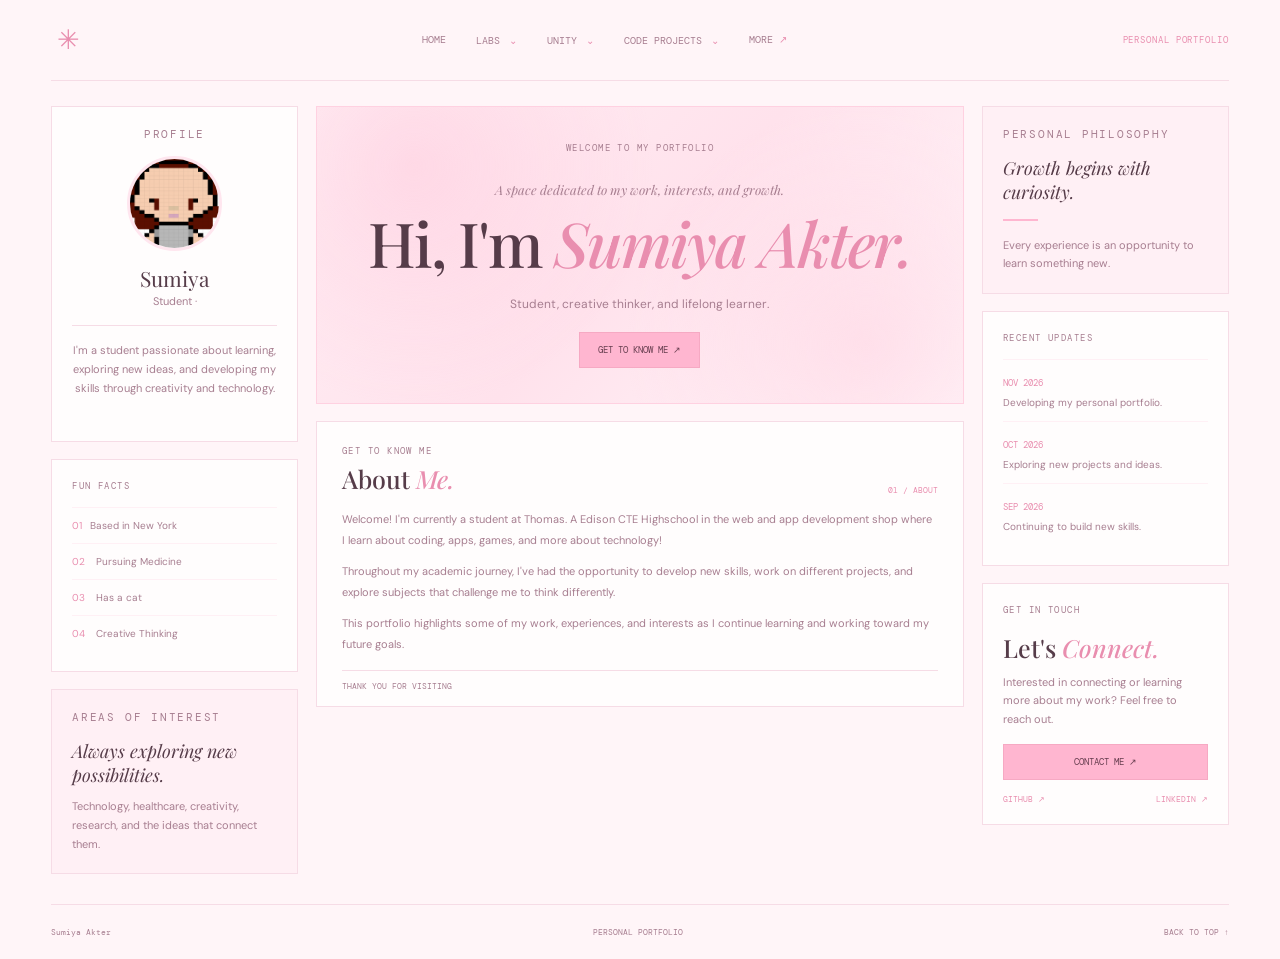
<file: index.html>
<!DOCTYPE html>
<html lang="en">
<head>
    <meta charset="UTF-8">
    <meta name="viewport" content="width=device-width, initial-scale=1.0">
    <title>Sumiya's Portfolio</title>

    <link rel="stylesheet" href="style.css">

    <link href="https://fonts.googleapis.com/css2?family=DM+Mono&family=DM+Sans:wght@400;500;600;700&family=Playfair+Display:ital,wght@0,500;0,600;1,500&display=swap" rel="stylesheet">
</head>

<body>

<div class="site-shell">

    <!-- NAVIGATION -->
    <header class="topbar">

        <a class="brand" href="#home" aria-label="Back to home">
            <span class="brand-mark">✳</span>
        </a>

        <nav>
            <a href="#home">Home</a>

            <div class="dropdown">
                <a href="#" class="dropdown-label">Labs <span>⌄</span></a>
                <div class="dropdown-menu">
                    <a href="https://py3.codeskulptor.org/#user310_Bgbmw089Jn_0.py">Arcade Function</a>
                    <a href="https://py3.codeskulptor.org/#user310_Rp7FBVdOWQ_0.py">4 digit code</a>
                    <a href="https://earsketch.gatech.edu/earsketch2/?sharing=kNH-lMLaY1UJphp5Pr6zvg">Holiday Code Remix</a>
                </div>
            </div>

            <div class="dropdown">
                <a href="#" class="dropdown-label">Unity <span>⌄</span></a>
                <div class="dropdown-menu">
                    <a href="https://play.unity.com/en/games/9848e26d-0932-4c74-83e9-ed0a55e8d6b3/2dshoterplatform">Reef to Rainforest</a>
                    <a href="https://play.unity.com/en/games/b761cd25-5480-45de-a292-22a964b6cc29/2d-space-blast-game">2D shooter</a>
                    <a href="https://play.unity.com/en/games/74423a10-7d7e-4ce5-9fa1-815f8295a85a/solnestia-g4c">Solnestia</a>
                </div>
            </div>

            <div class="dropdown">
                <a href="#" class="dropdown-label">Code Projects <span>⌄</span></a>
                <div class="dropdown-menu">
                    <a href="https://py3.codeskulptor.org/#user310_iE9aMfDqzc_0.py">Loop code</a>
                    <a href="https://py3.codeskulptor.org/#user310_iGwqYAPrb6_0.py">rectangle calculator</a>
                    <a href="https://py3.codeskulptor.org/#user310_SaIGv2kdPK_0.py">drawing code</a>
                </div>
            </div>

            <a href="more.html">More <span class="external-arrow">↗</span></a>
        </nav>

        <span class="top-note">PERSONAL PORTFOLIO</span>
    </header>


    <main class="layout" id="home">

        
        <aside class="sidebar">

            <section class="panel profile">
                <p class="eyebrow">PROFILE</p>

                <div class="profile-image">
                    <img src="pfpholder.png" alt="Profile photo">
                </div>

                <h2>Sumiya</h2>
                <p class="muted">Student ·</p>

                <div class="divider"></div>

                <p>
                    I'm a student passionate about learning,
                    exploring new ideas, and developing my skills
                    through creativity and technology.
                </p>

                <a class="text-link" href="#about"></a>
            </section>


            <section class="panel">
                <p class="eyebrow">FUN FACTS</p>

                <ul class="facts">
                    <li><span>01</span>Based in  New York</li>
                    <li><span>02</span> Pursuing Medicine</li>
                    <li><span>03</span> Has a cat</li>
                    <li><span>04</span> Creative Thinking</li>
                </ul>
            </section>


            <section class="panel pink-panel" id="interests">
                <p class="eyebrow">AREAS OF INTEREST</p>

                <h3>Always exploring new possibilities.</h3>

                <p>
                    Technology, healthcare, creativity,
                    research, and the ideas that connect them.
                </p>
            </section>

        </aside>


        <!-- CENTER CONTENT -->
        <div class="main-content">

            <!-- HERO -->
            <section class="hero">

                <p class="eyebrow">WELCOME TO MY PORTFOLIO</p>

                <p class="hero-subtitle">
                    A space dedicated to my work, interests, and growth.
                </p>

                <h1>Hi, I'm <em>Sumiya Akter.</em></h1>

                <p class="hero-description">
                    Student, creative thinker, and lifelong learner.
                </p>

                <a href="#about" class="primary-button">
                    GET TO KNOW ME ↗
                </a>

                <span class="hero-bottom">
                    
                </span>

            </section>


            <!-- ABOUT -->
            <section class="panel about-section" id="about">

                <div class="section-heading">
                    <div>
                        <p class="eyebrow">GET TO KNOW ME</p>
                        <h2>About <em>Me.</em></h2>
                    </div>

                    <span class="number">01 / ABOUT</span>
                </div>

                <p>
                    Welcome! I'm currently a student at Thomas. A Edison CTE Highschool in the web and app development shop where I learn about coding, apps, games, and more about technology!
                </p>

                <p>
                    Throughout my academic journey, I've had the
                    opportunity to develop new skills, work on
                    different projects, and explore subjects that
                    challenge me to think differently.
                </p>

                <p>
                    This portfolio highlights some of my work,
                    experiences, and interests as I continue
                    learning and working toward my future goals.
                </p>

                <div class="signature">
                    <span>THANK YOU FOR VISITING</span>
                    <strong></strong>
                </div>

            </section>

        </div>


        <!-- RIGHT SIDEBAR -->
        <aside class="sidebar">

            <section class="panel pink-panel note-panel">

                <p class="eyebrow">PERSONAL PHILOSOPHY</p>

                <h3>Growth begins with curiosity.</h3>

                <div class="note-divider"></div>

                <p>
                    Every experience is an opportunity
                    to learn something new.
                </p>

            </section>


            <section class="panel">

                <p class="eyebrow">RECENT UPDATES</p>

                <div class="update">
                    <span>NOV 2026</span>
                    <p>Developing my personal portfolio.</p>
                </div>

                <div class="update">
                    <span>OCT 2026</span>
                    <p>Exploring new projects and ideas.</p>
                </div>

                <div class="update">
                    <span>SEP 2026</span>
                    <p>Continuing to build new skills.</p>
                </div>

            </section>


            <section class="panel contact-panel" id="contact">

                <p class="eyebrow">GET IN TOUCH</p>

                <h2>Let's <em>Connect.</em></h2>

                <p>
                    Interested in connecting or learning
                    more about my work? Feel free to reach out.
                </p>

                <a href="mailto:you@example.com" class="contact-button">
                    CONTACT ME ↗
                </a>

                <div class="social-links">
                    <a href="#">GITHUB ↗</a>
                    <a href="#">LINKEDIN ↗</a>
                </div>

            </section>

        </aside>

    </main>


    <!-- FOOTER -->
    <footer>
        <span>Sumiya Akter</span>
        <span>PERSONAL PORTFOLIO</span>
        <a href="#home">BACK TO TOP ↑</a>
    </footer>

</div>

</body>
</html>
</file>
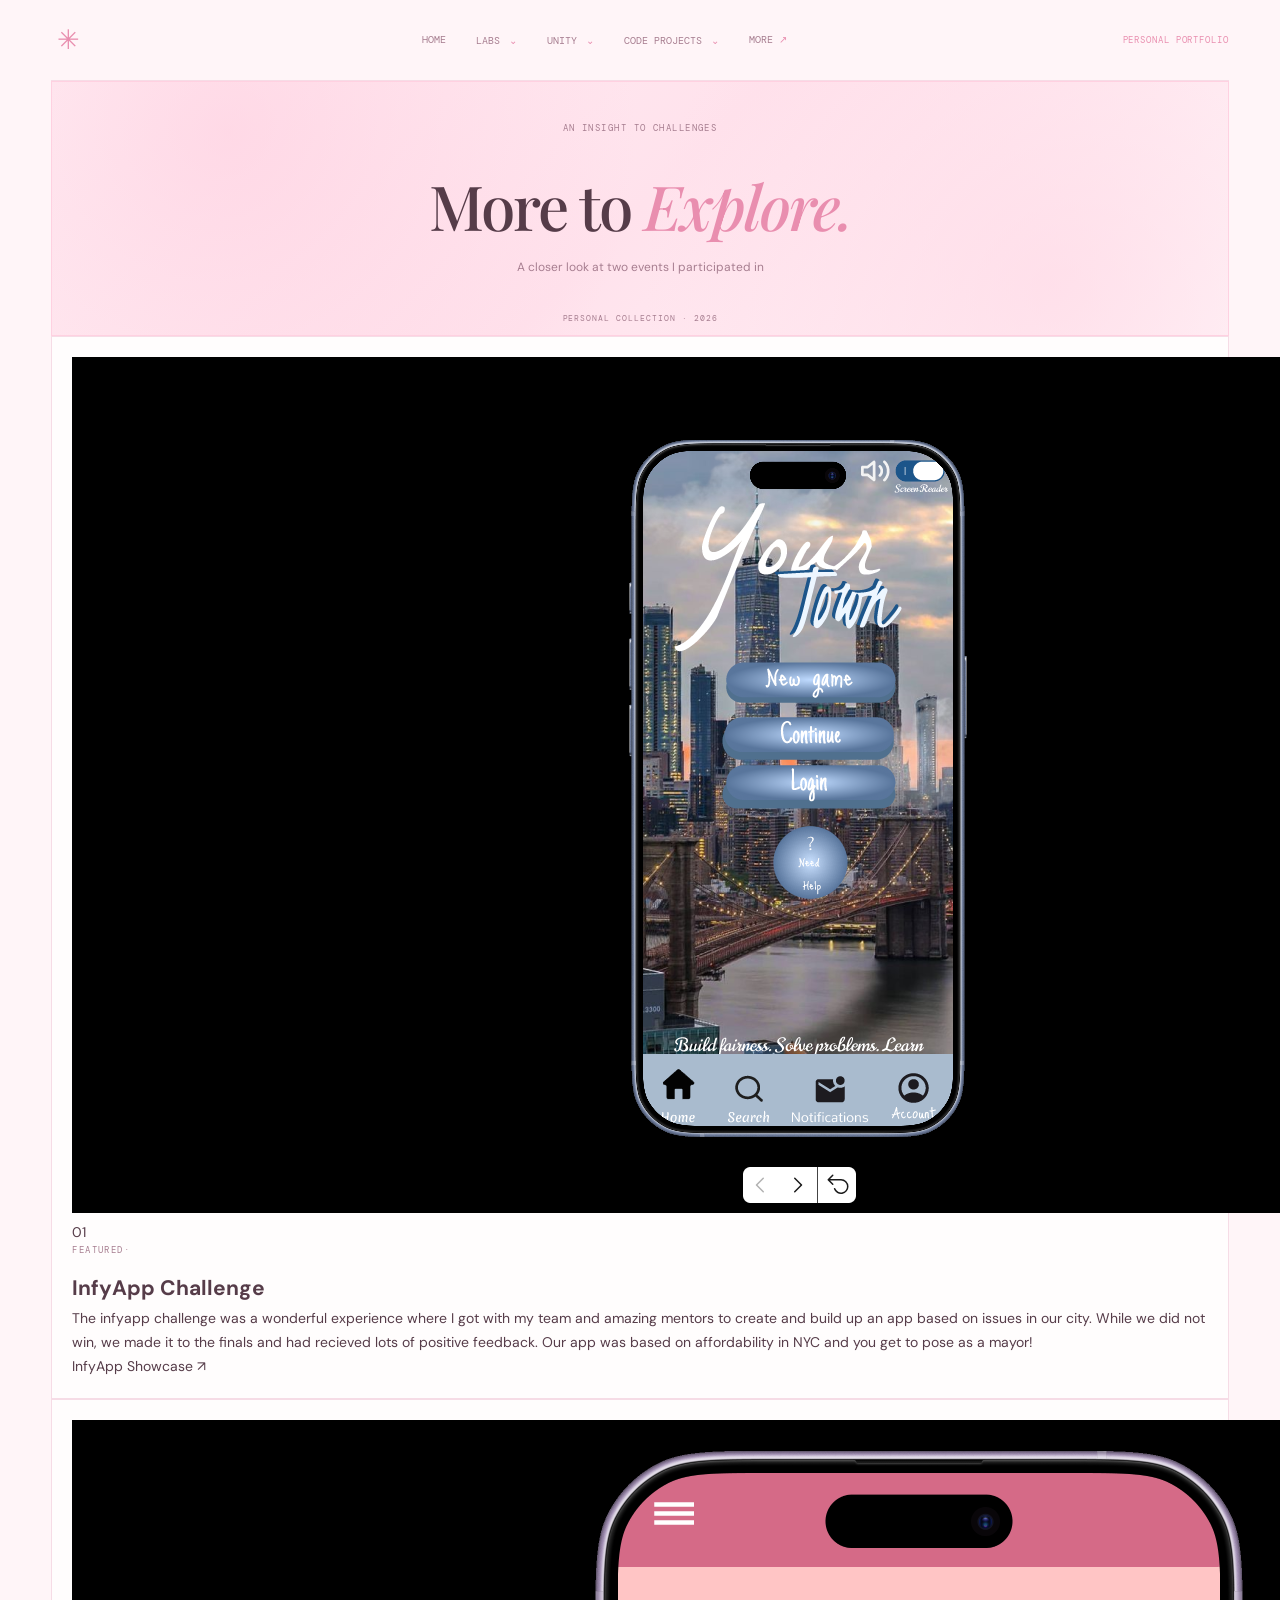
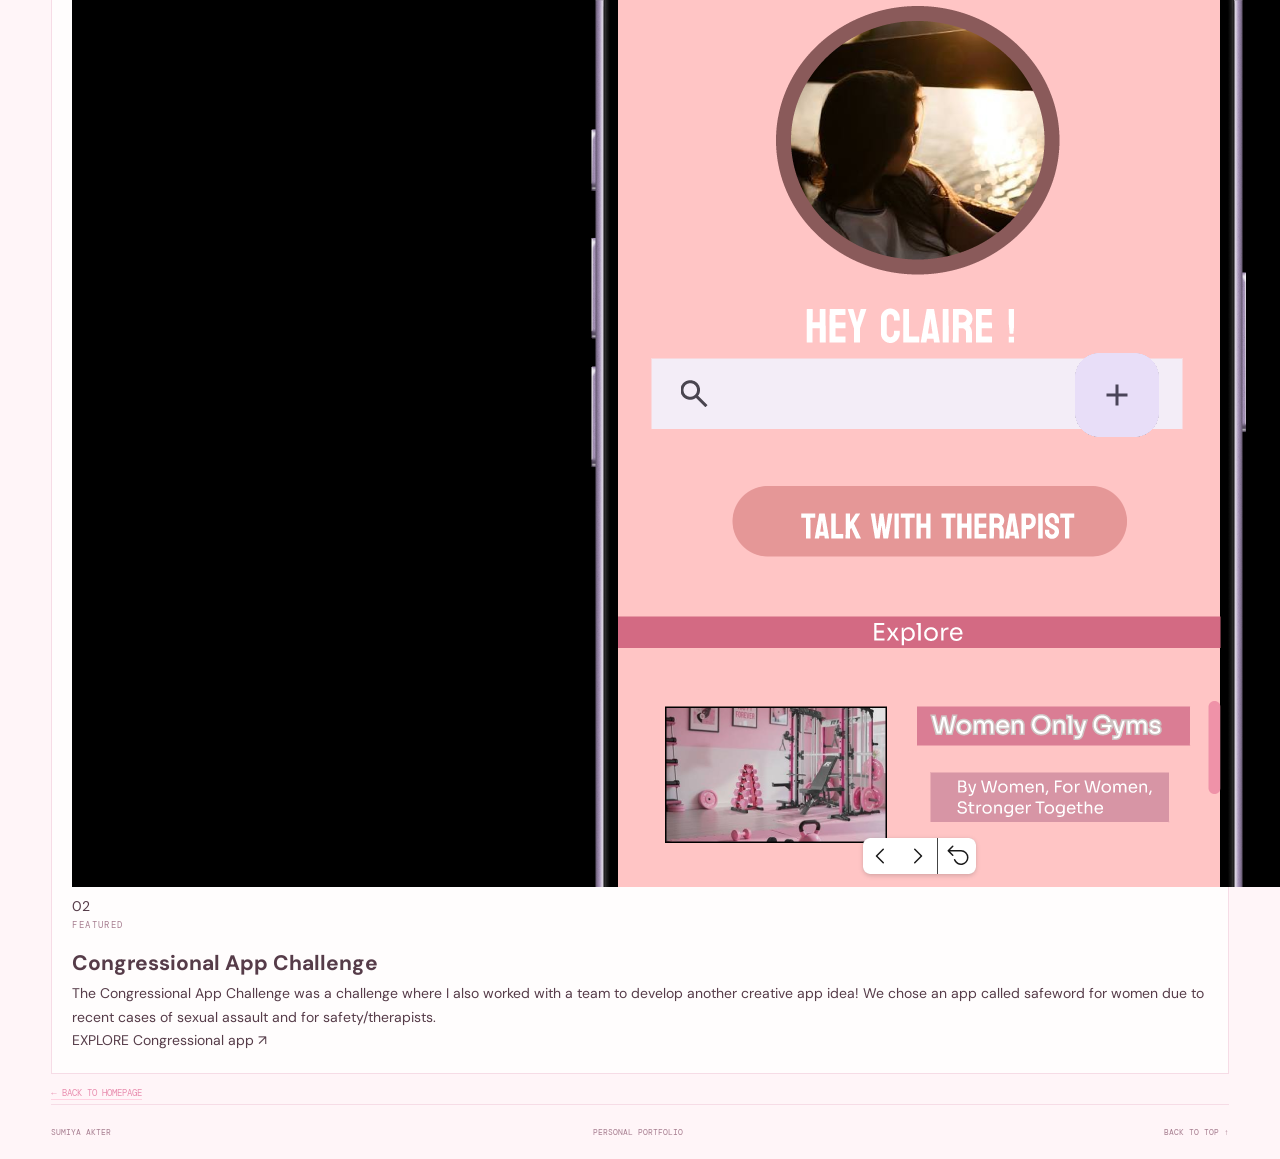
<file: more.html>
<!DOCTYPE html>
<html lang="en">
<head>
    <meta charset="UTF-8">
    <meta name="viewport" content="width=device-width, initial-scale=1.0">

    <title>More | Sumiya Akter</title>

    <link rel="stylesheet" href="style.css">

    <link href="https://fonts.googleapis.com/css2?family=DM+Mono&family=DM+Sans:wght@400;500;600;700&family=Playfair+Display:ital,wght@0,500;0,600;1,500&display=swap" rel="stylesheet">
</head>

<body>

<div class="site-shell">

    
    <header class="topbar">

        <a class="brand" href="index.html" aria-label="Back to home">
            <span class="brand-mark">✳</span>
        </a>

        <nav>
            <a href="index.html">Home</a>

            <div class="dropdown">
                <a href="#" class="dropdown-label">Labs <span>⌄</span></a>
                <div class="dropdown-menu">
                    <a href="https://py3.codeskulptor.org/#user310_Bgbmw089Jn_0.py">Arcade Function</a>
                    <a href="https://py3.codeskulptor.org/#user310_Rp7FBVdOWQ_0.py">4 digit code</a>
                    <a href="https://earsketch.gatech.edu/earsketch2/?sharing=kNH-lMLaY1UJphp5Pr6zvg">Holiday Code Remix</a>
                </div>
            </div>

            <div class="dropdown">
                <a href="#" class="dropdown-label">Unity <span>⌄</span></a>
                <div class="dropdown-menu">
                    <a href="https://play.unity.com/en/games/9848e26d-0932-4c74-83e9-ed0a55e8d6b3/2dshoterplatform">Reef to Rainforest</a>
                    <a href="https://play.unity.com/en/games/b761cd25-5480-45de-a292-22a964b6cc29/2d-space-blast-game">2D shooter</a>
                    <a href="https://play.unity.com/en/games/74423a10-7d7e-4ce5-9fa1-815f8295a85a/solnestia-g4c">Solnestia</a>
                </div>
            </div>

            <div class="dropdown">
                <a href="#" class="dropdown-label">Code Projects <span>⌄</span></a>
                <div class="dropdown-menu">
                    <a href="https://py3.codeskulptor.org/#user310_iE9aMfDqzc_0.py">Loop code</a>
                    <a href="code-projects/project-two.html">Project Two</a>
                    <a href="code-projects/project-three.html">Project Three</a>
                </div>
            </div>

            <a href="more.html">More <span class="external-arrow">↗</span></a>
        </nav>

        <span class="top-note">PERSONAL PORTFOLIO</span>

    </header>


    
    <main class="more-page">

        <section class="hero more-hero">

            <p class="eyebrow">AN INSIGHT TO CHALLENGES</p>

            <p class="hero-subtitle">
                
            </p>

            <h1>More to <em>Explore.</em></h1>

            <p class="hero-description">
                A closer look at two events I participated in
            </p>

            <span class="hero-bottom">
                PERSONAL COLLECTION · 2026
            </span>

        </section>


        
        <section class="major-projects">

            
            <article class="panel major-card">

                <div class="major-image">
                    <img src="photo1.png" alt="First major project">
                    <span>01</span>
                </div>

                <div class="major-info">

                    <p class="eyebrow">FEATURED·</p>

                    <h2>InfyApp Challenge</h2>

                    <p>
                        The infyapp challenge was a wonderful experience where I got with my team and amazing mentors to create and build up an app based on issues in our city. While we did not win, we made it to the finals and had recieved lots of positive feedback. Our app was based on affordability in NYC and you get to pose as a mayor!
                    </p>

                    <a href="https://priyanshim16.github.io/TeamJusticeFigs_InfyAppChallange2026/?authuser=0" class="project-link">
                        InfyApp Showcase ↗
                    </a>

                </div>

            </article>


            
            <article class="panel major-card">

                <div class="major-image">
                    <img src="photo2.png" alt="Second major project">
                    <span>02</span>
                </div>

                <div class="major-info">

                    <p class="eyebrow">FEATURED</p>

                    <h2>Congressional App Challenge</h2>

                    <p>
                        The Congressional App Challenge was a challenge where I also worked with a team to develop another creative app idea! We chose an app called safeword for women due to recent cases of sexual assault and for safety/therapists.
                    </p>

                    <a href="https://rmnjot23.github.io/SafeWord/" class="project-link">
                        EXPLORE Congressional app ↗
                    </a>

                </div>

            </article>

        </section>

        <a href="index.html" class="text-link back-home">
            ← BACK TO HOMEPAGE
        </a>

    </main>


    
    <footer>
        <span> SUMIYA AKTER</span>
        <span>PERSONAL PORTFOLIO</span>
        <a href="#">BACK TO TOP ↑</a>
    </footer>

</div>

</body>
</html>
</file>
<file: style.css>
/* ==================================
   PERSONAL PORTFOLIO
   SOFT BABY PINK THEME
================================== */

:root {
    --background: #fff5f8;
    --panel: #fffdfd;

    --pink: #ffe6ef;
    --pink-light: #fff0f5;
    --pink-medium: #ffd1e1;
    --pink-strong: #ffb6d0;
    --pink-dark: #e98eaf;

    --text: #563c49;
    --muted: #a77e90;
    --border: #f6dce6;
}


/* GENERAL */

* {
    margin: 0;
    padding: 0;
    box-sizing: border-box;
}

html {
    scroll-behavior: smooth;
}

body {
    background: var(--background);
    color: var(--text);
    font-family: "DM Sans", sans-serif;
    font-size: 14px;
    line-height: 1.7;
}

a {
    text-decoration: none;
    color: inherit;
}

.site-shell {
    width: 100%;
    min-height: 100vh;
    padding: 0 4%;
}


/* NAVIGATION */

.topbar {
    min-height: 76px;
    display: flex;
    justify-content: space-between;
    align-items: center;
    gap: 20px;
    border-bottom: 1px solid var(--border);
    position: relative;
    z-index: 10;
}

.brand {
    display: flex;
    align-items: center;
    justify-content: center;
    width: 35px;
    height: 35px;
    color: var(--pink-dark);
    font-size: 27px;
    transition: .2s;
}

.brand:hover {
    transform: rotate(25deg);
}

.brand-mark {
    line-height: 1;
}

nav {
    display: flex;
    align-items: center;
    gap: 30px;
}

nav > a,
.dropdown-label {
    font: 10px "DM Mono", monospace;
    text-transform: uppercase;
    color: var(--muted);
    transition: .2s;
}

nav > a:hover,
.dropdown:hover .dropdown-label,
.dropdown:focus-within .dropdown-label {
    color: var(--pink-dark);
}

.dropdown {
    position: relative;
    padding: 28px 0;
}

.dropdown-label span {
    color: var(--pink-dark);
    margin-left: 3px;
}

.external-arrow {
    color: var(--pink-dark);
}

.dropdown-menu {
    position: absolute;
    top: 70px;
    left: -15px;

    min-width: 165px;
    padding: 8px;

    background: var(--panel);
    border: 1px solid var(--border);
    box-shadow: 0 8px 22px rgba(86, 60, 73, .08);

    display: none;
    flex-direction: column;
    gap: 2px;
}

.dropdown:hover .dropdown-menu,
.dropdown:focus-within .dropdown-menu {
    display: flex;
}

.dropdown-menu a {
    padding: 9px 10px;
    font: 9px "DM Mono", monospace;
    color: var(--muted);
    transition: .2s;
}

.dropdown-menu a:hover,
.dropdown-menu a:focus {
    background: var(--pink-light);
    color: var(--pink-dark);
}

.top-note {
    font: 9px "DM Mono", monospace;
    color: var(--pink-dark);
    letter-spacing: .1em;
}


/* MAIN LAYOUT */

.layout {
    display: grid;
    grid-template-columns:
        minmax(175px, .8fr)
        minmax(400px, 2.1fr)
        minmax(175px, .8fr);
    gap: 18px;
    padding: 25px 0 30px;
    align-items: start;
}

.sidebar,
.main-content {
    display: grid;
    gap: 17px;
    min-width: 0;
}

.panel {
    background: var(--panel);
    border: 1px solid var(--border);
    padding: 20px;
    position: relative;
}

.eyebrow {
    font: 9px "DM Mono", monospace;
    letter-spacing: .16em;
    color: var(--muted);
    margin-bottom: 15px;
}


/* PROFILE */

.profile {
    text-align: center;
}

.profile-image {
    width: 95px;
    height: 95px;
    margin: 0 auto 13px;
    overflow: hidden;
    border: 3px solid var(--pink);
    border-radius: 50%;
    background: var(--pink-light);
}

.profile-image img {
    width: 100%;
    height: 100%;
    object-fit: cover;
}

.profile h2 {
    font: 21px "Playfair Display", serif;
}

.profile p {
    font-size: 11px;
}

.profile .muted {
    color: var(--muted);
}

.profile .divider {
    height: 1px;
    background: var(--border);
    margin: 15px 0;
}

.profile > p:not(.eyebrow):not(.muted) {
    color: var(--muted);
}

.text-link {
    display: inline-block;
    margin-top: 13px;
    font: 9px "DM Mono", monospace;
    color: var(--pink-dark);
    border-bottom: 1px solid var(--pink-medium);
}


/* QUICK FACTS */

.facts {
    list-style: none;
    font-size: 10px;
    color: var(--muted);
}

.facts li {
    padding: 9px 0;
    border-top: 1px solid var(--pink-light);
}

.facts span {
    color: var(--pink-dark);
    margin-right: 8px;
}


/* PINK PANELS */

.pink-panel {
    background: var(--pink-light);
}

.pink-panel h3 {
    font: italic 18px "Playfair Display", serif;
    color: var(--text);
    margin-bottom: 10px;
}

.pink-panel p {
    color: var(--muted);
    font-size: 11px;
}


/* HERO */

.hero {
    min-height: 255px;
    padding: 35px 25px;
    position: relative;

    display: flex;
    flex-direction: column;
    justify-content: center;
    align-items: center;

    text-align: center;
    overflow: hidden;

    border: 1px solid var(--pink-medium);

    background:
        radial-gradient(
            circle at 15% 20%,
            rgba(255, 182, 208, .35),
            transparent 40%
        ),
        radial-gradient(
            circle at 85% 80%,
            rgba(255, 210, 225, .55),
            transparent 40%
        ),
        linear-gradient(
            135deg,
            #fff0f5,
            #ffe2ec,
            #fff7fa
        );
}

.hero-subtitle {
    font: italic 13px "Playfair Display", serif;
    color: var(--muted);
    margin: 12px 0 3px;
}

.hero h1 {
    font: 500 clamp(38px, 5vw, 62px)
        "Playfair Display", serif;
    letter-spacing: -2px;
}

.hero h1 em {
    color: var(--pink-dark);
}

.hero-description {
    color: var(--muted);
    font-size: 12px;
    margin: 10px 0 18px;
}

.hero-bottom {
    position: absolute;
    bottom: 12px;
    font: 8px "DM Mono", monospace;
    color: var(--muted);
    letter-spacing: .12em;
}


/* BUTTONS */

.primary-button,
.contact-button {
    display: inline-block;
    background: var(--pink-strong);
    color: #683f50;
    padding: 11px 18px;
    font: 9px "DM Mono", monospace;
    border: 1px solid #f6a9c3;
    transition: .2s;
}

.primary-button:hover,
.contact-button:hover {
    background: var(--pink-dark);
    color: white;
    transform: translateY(-2px);
}


/* ABOUT SECTION */

.about-section {
    padding: 23px 25px 15px;
}

.section-heading {
    display: flex;
    justify-content: space-between;
    align-items: end;
    gap: 12px;
    margin-bottom: 14px;
}

.section-heading .eyebrow {
    margin-bottom: 5px;
}

.section-heading h2,
.contact-panel h2 {
    font: 500 25px "Playfair Display", serif;
}

.section-heading h2 em,
.contact-panel h2 em {
    color: var(--pink-dark);
}

.number {
    color: var(--pink-dark);
    font: 8px "DM Mono", monospace;
    white-space: nowrap;
}

.about-section > p {
    margin-bottom: 10px;
    color: var(--muted);
    font-size: 11px;
    line-height: 1.9;
}

.signature {
    border-top: 1px solid var(--border);
    margin-top: 15px;
    padding-top: 10px;

    display: flex;
    justify-content: space-between;
    align-items: center;
}

.signature span {
    font: 8px "DM Mono", monospace;
    color: var(--muted);
}

.signature strong {
    font: italic 19px "Playfair Display", serif;
    color: var(--pink-dark);
}


/* PERSONAL PHILOSOPHY */

.note-panel {
    text-align: left;
}

.note-divider {
    width: 35px;
    height: 2px;
    background: var(--pink-strong);
    margin: 15px 0;
}


/* RECENT UPDATES */

.update {
    padding: 10px 0;
    border-top: 1px solid var(--pink-light);
}

.update span {
    font: 9px "DM Mono", monospace;
    color: var(--pink-dark);
}

.update p {
    font-size: 10px;
    color: var(--muted);
}


/* CONTACT */

.contact-panel h2 {
    margin-bottom: 9px;
}

.contact-panel > p:not(.eyebrow) {
    font-size: 11px;
    color: var(--muted);
}

.contact-button {
    margin-top: 15px;
    width: 100%;
    text-align: center;
}

.social-links {
    display: flex;
    justify-content: space-between;
    margin-top: 14px;
    font: 8px "DM Mono", monospace;
    color: var(--pink-dark);
}


/* FOOTER */

footer {
    border-top: 1px solid var(--border);
    min-height: 55px;

    display: flex;
    justify-content: space-between;
    align-items: center;
    gap: 15px;

    font: 8px "DM Mono", monospace;
    color: var(--muted);
}


/* TABLET */

@media (max-width: 1050px) {
    .layout {
        grid-template-columns:
            minmax(155px, .7fr)
            minmax(360px, 2fr);
    }

    .layout > aside:last-child {
        grid-column: 1 / -1;
        grid-template-columns: repeat(3, 1fr);
    }
}


/* MOBILE */

@media (max-width: 720px) {
    .site-shell {
        padding: 0 16px;
    }

    .topbar {
        padding: 12px 0;
        flex-wrap: wrap;
    }

    nav {
        order: 3;
        width: 100%;
        justify-content: space-between;
        gap: 8px;
    }

    nav > a,
    .dropdown-label {
        font-size: 8px;
    }

    .dropdown {
        padding: 12px 0;
    }

    .dropdown-menu {
        top: 42px;
        left: 0;
        z-index: 20;
    }

    .top-note {
        display: none;
    }

    .layout {
        grid-template-columns: 1fr;
        padding-top: 16px;
    }

    .main-content {
        grid-row: 1;
    }

    .layout > aside:first-child {
        grid-template-columns: repeat(2, 1fr);
    }

    .layout > aside:first-child .pink-panel {
        grid-column: 1 / -1;
    }

    .layout > aside:last-child {
        grid-column: auto;
        grid-template-columns: 1fr 1fr;
    }

    .layout > aside:last-child .contact-panel {
        grid-column: 1 / -1;
    }

    footer {
        flex-wrap: wrap;
        padding: 15px 0;
    }
}


/* SMALL PHONES */

@media (max-width: 430px) {
    .layout > aside:first-child,
    .layout > aside:last-child {
        grid-template-columns: 1fr;
    }

    .layout > aside:first-child .pink-panel,
    .layout > aside:last-child .contact-panel {
        grid-column: auto;
    }

    .number {
        display: none;
    }

    .hero h1 {
        font-size: 38px;
    }

/* ==================================
   MORE PAGE - TWO FEATURED PROJECTS
================================== */

.more-page {
    max-width: 1050px;
    margin: 30px auto 40px;
    display: grid;
    gap: 22px;
}

.more-hero {
    min-height: 240px;
}

.major-projects {
    display: grid;
    grid-template-columns: repeat(2, minmax(0, 1fr));
    gap: 18px;
}

.major-card {
    padding: 0;
    overflow: hidden;
    transition: transform .2s, box-shadow .2s;
}

.major-card:hover {
    transform: translateY(-4px);
    box-shadow: 0 10px 25px rgba(86, 60, 73, .07);
}

.major-image {
    height: 210px;
    position: relative;
    overflow: hidden;
    background: var(--pink-light);
}

.major-image img {
    width: 100%;
    height: 100%;
    display: block;
    object-fit: cover;
    transition: transform .35s;
}

.major-card:hover .major-image img {
    transform: scale(1.04);
}

.major-image span {
    position: absolute;
    top: 12px;
    left: 14px;
    background: rgba(255, 253, 253, .9);
    color: var(--pink-dark);
    padding: 4px 9px;
    font: 10px "DM Mono", monospace;
}

.major-info {
    padding: 23px;
}

.major-info .eyebrow {
    margin-bottom: 9px;
}

.major-info h2 {
    font: 500 25px "Playfair Display", serif;
    margin-bottom: 12px;
}

.major-info h2 em {
    color: var(--pink-dark);
}

.major-info > p:not(.eyebrow) {
    color: var(--muted);
    font-size: 11px;
    line-height: 1.9;
    min-height: 85px;
}

.project-link {
    display: inline-block;
    margin-top: 15px;
    padding-bottom: 3px;
    font: 9px "DM Mono", monospace;
    color: var(--pink-dark);
    border-bottom: 1px solid var(--pink-medium);
    transition: .2s;
}

.project-link:hover {
    color: var(--text);
    border-color: var(--pink-dark);
}

.back-home {
    justify-self: start;
    margin-top: 3px;
}


/* MORE PAGE RESPONSIVE */

@media (max-width: 720px) {

    .more-page {
        margin-top: 18px;
    }

    .major-projects {
        grid-template-columns: 1fr;
    }

    .major-image {
        height: 230px;
    }

    .major-info > p:not(.eyebrow) {
        min-height: auto;
    }
}

}
</file>
